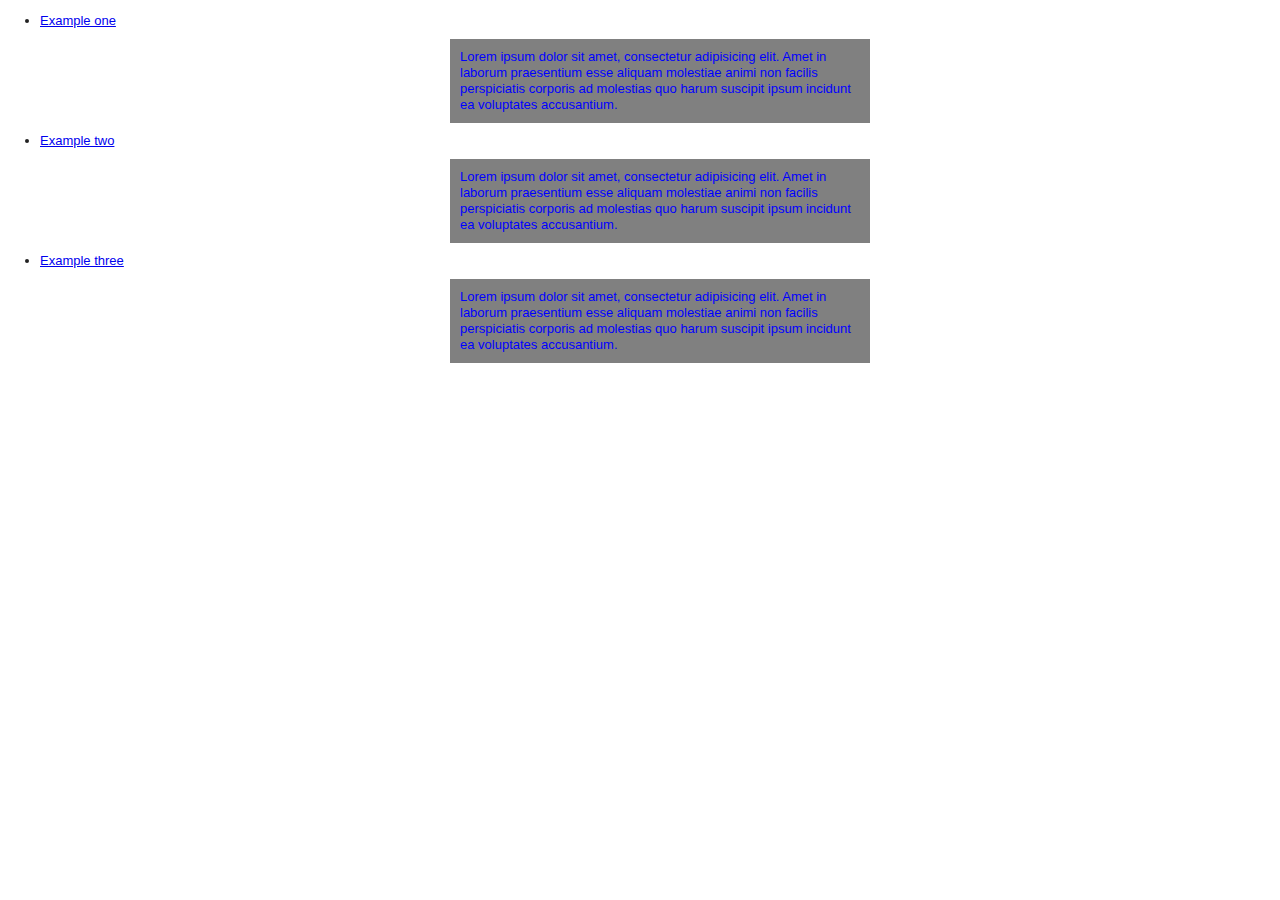
<file: index.html>
<!doctype html>
<html class="no-js" lang="en">
	<head>
		<link rel="stylesheet" href="css/style.css" />
		<!--[if lt IE 9]>
		  <script src="//html5shim.googlecode.com/svn/trunk/html5.js"></script>
		<![endif]-->
	</head>
	<body>
		
		<div id="accordion">
  <ul>
    <li>
      <a href="#one">Example one</a>
      <div id="one" class="accordion">
        Lorem ipsum dolor sit amet, consectetur adipisicing elit. Amet in laborum praesentium esse aliquam molestiae animi non facilis perspiciatis corporis ad molestias quo harum suscipit ipsum incidunt ea voluptates accusantium.
      </div>
    </li>
    <li>
      <a href="#two">Example two</a>
      <div id="two" class="accordion">
        Lorem ipsum dolor sit amet, consectetur adipisicing elit. Amet in laborum praesentium esse aliquam molestiae animi non facilis perspiciatis corporis ad molestias quo harum suscipit ipsum incidunt ea voluptates accusantium.
      </div>
    </li>    
    <li>
      <a href="#three">Example three</a>
      <div id="three" class="accordion">
        Lorem ipsum dolor sit amet, consectetur adipisicing elit. Amet in laborum praesentium esse aliquam molestiae animi non facilis perspiciatis corporis ad molestias quo harum suscipit ipsum incidunt ea voluptates accusantium.
      </div>
    </li>
  </ul>
</div>
	</body>
</html>
</file>
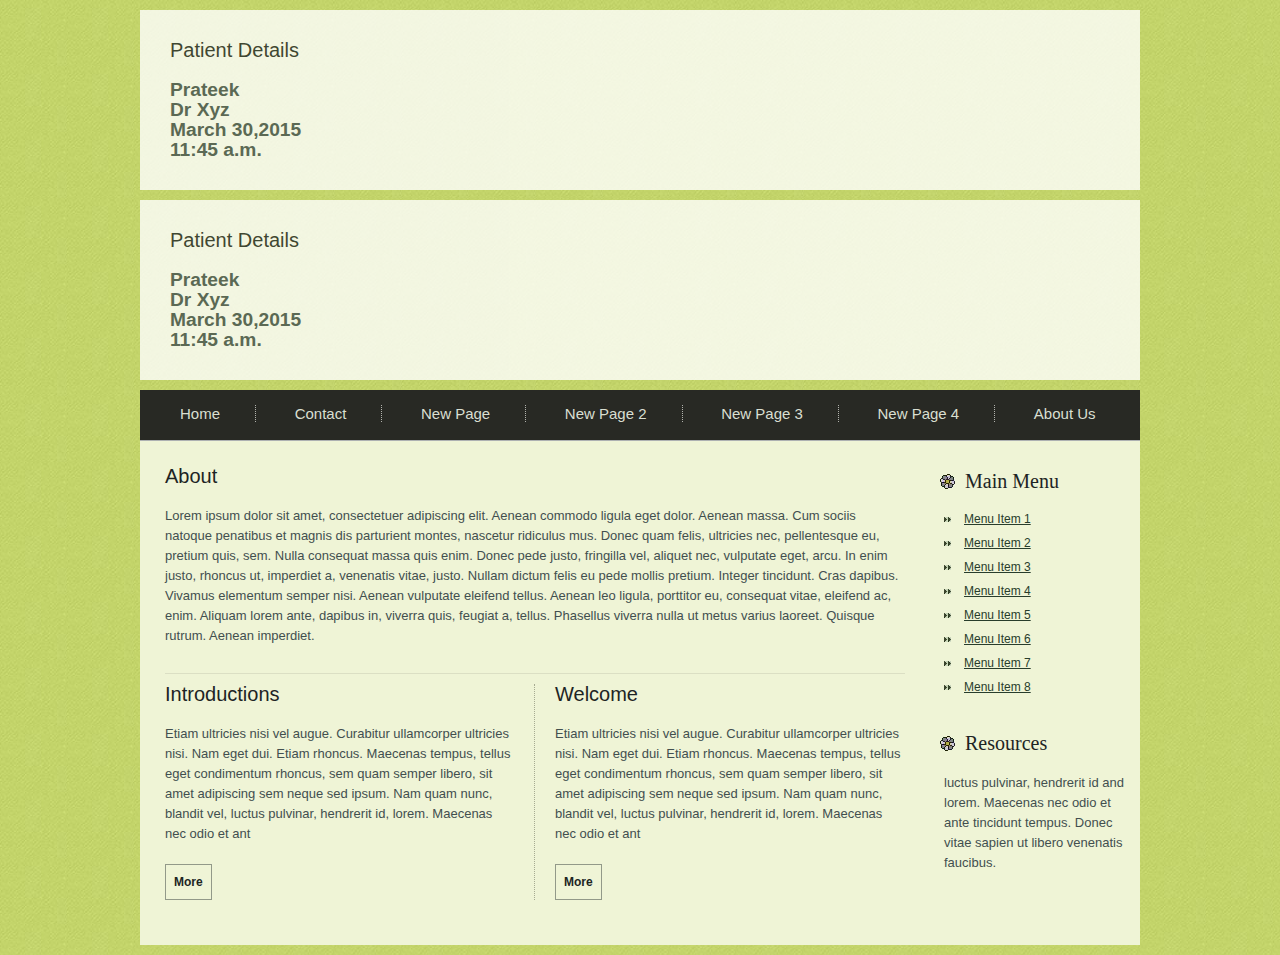
<file: template_14/index.html>
<!DOCTYPE html>
<html>
<head>
<meta charset="UTF-8">
<title>Template 14</title>
<meta name="description" content="A description of your website">
<meta name="keywords" content="keyword1, keyword2, keyword3">
<link href="css/style.css" rel="stylesheet" type="text/css">
</head>
<body>

<div id="wrapper"> 
  
  <div id="header" class=".flex-container">
  
    <div id="patient_basic_info"> 
    <h2>Patient Details</h2>
    <div id="5" class="patient_id"> Prateek </div>
    <div id="doctor_name">Dr Xyz </div>
    <div id="date">March 30,2015</div>
    <div id="time">11:45 a.m.</div>
    <div id="1" class="bookApp_id"></div>

  </div>
    <div id="patient_basic_info"> 
    <h2>Patient Details</h2>
    <div id="5" class="patient_id"> Prateek </div>
    <div id="doctor_name">Dr Xyz </div>
    <div id="date">March 30,2015</div>
    <div id="time">11:45 a.m.</div>
    <div id="1" class="bookApp_id">
    </div>

  

    </div>

	</div>
	
    <div class="navigation">
      <ul>
        <li><a href="#">Home</a></li>
        <li><a href="#">Contact</a></li>
        <li><a href="#">New Page</a></li>
        <li><a href="#">New Page 2</a></li>
        <li><a href="#">New Page 3</a></li>
        <li><a href="#">New Page 4</a></li>
        <li><a href="#">About Us</a></li>
      </ul>
    </div>
    
    <div class="right_side_bar"> 
      
      <div class="col_1">
        <h1>Main Menu</h1>
        <div class="box">
          <ul>
            <li><a href="#">Menu Item 1</a></li>
            <li><a href="#">Menu Item 2</a></li>
            <li><a href="#">Menu Item 3</a></li>
            <li><a href="#">Menu Item 4</a></li>
            <li><a href="#">Menu Item 5</a></li>
            <li><a href="#">Menu Item 6</a></li>
            <li><a href="#">Menu Item 7</a></li>
            <li><a href="#">Menu Item 8</a></li>
          </ul>
        </div>
      </div>
      
      <div class="col_1">
        <h1>Resources</h1>
        <div class="box">
          <p>luctus pulvinar, hendrerit id and lorem. Maecenas nec odio et 
ante tincidunt tempus. Donec vitae sapien ut libero venenatis faucibus. </p>
        </div>
      </div>
      
    </div>
	
	<div id="page_content">
 
    <div class="left_section">
    <div class="common_content">
        <h2>About</h2>
        <p>Lorem ipsum dolor sit amet, consectetuer adipiscing elit. 
Aenean commodo ligula eget dolor. Aenean massa. Cum sociis natoque 
penatibus et magnis dis parturient montes, nascetur ridiculus mus. Donec
 quam felis, ultricies nec, pellentesque eu, pretium quis, sem. Nulla 
consequat massa quis enim. Donec pede justo, fringilla vel, aliquet nec,
 vulputate eget, arcu. In enim justo, rhoncus ut, imperdiet a, venenatis
 vitae, justo. Nullam dictum felis eu pede mollis pretium. Integer 
tincidunt. Cras dapibus. Vivamus elementum semper nisi. Aenean vulputate
 eleifend tellus. Aenean leo ligula, porttitor eu, consequat vitae, 
eleifend ac, enim. Aliquam lorem ante, dapibus in, viverra quis, feugiat
 a, tellus. Phasellus viverra nulla ut metus varius laoreet. Quisque 
rutrum. Aenean imperdiet.</p>
      </div>
      
           <hr>
      <div class="top_content border_none">
        <div class="column_one">
          <h2>Introductions</h2>
          <p>Etiam ultricies nisi vel augue. Curabitur ullamcorper 
ultricies nisi. Nam eget dui. Etiam rhoncus. Maecenas tempus, tellus 
eget condimentum rhoncus, sem quam semper libero, sit amet adipiscing 
sem neque sed ipsum. Nam quam nunc, blandit vel, luctus pulvinar, 
hendrerit id, lorem. Maecenas nec odio et ant</p>
          <br>
          <p><a class="btn" href="#">More</a></p> </div>
        <div class="column_two border_left">
          <h2> Welcome</h2>
          <p>Etiam ultricies nisi vel augue. Curabitur ullamcorper 
ultricies nisi. Nam eget dui. Etiam rhoncus. Maecenas tempus, tellus 
eget condimentum rhoncus, sem quam semper libero, sit amet adipiscing 
sem neque sed ipsum. Nam quam nunc, blandit vel, luctus pulvinar, 
hendrerit id, lorem. Maecenas nec odio et ant</p>
        <br>
        <p><a class="btn" href="#">More</a></p>
        </div>
      </div>
    </div>
    
    <div class="clear"></div>

  

</div>

</body></html>
</file>
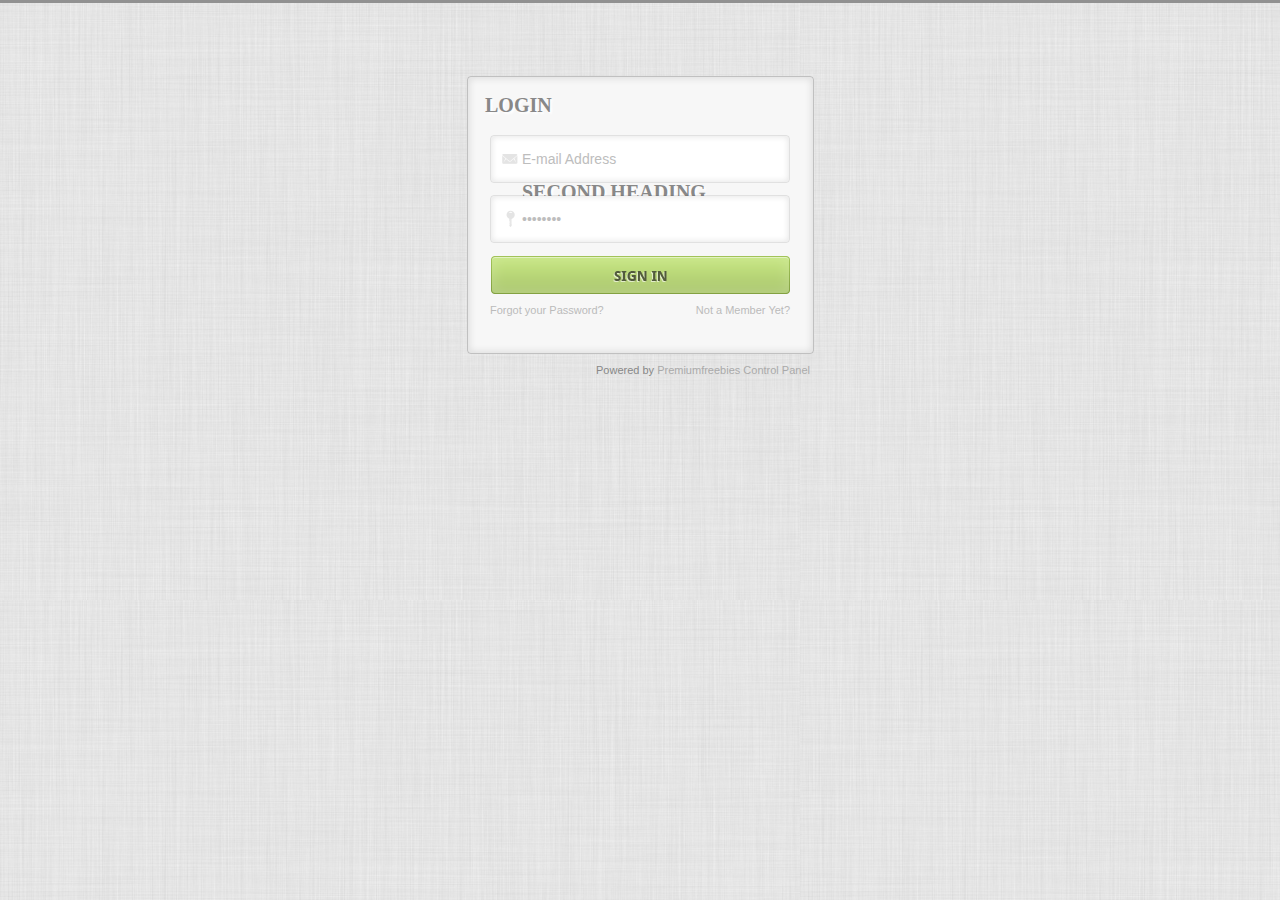
<file: LoginForm/xHTML/index.html>
<!DOCTYPE html PUBLIC "-//W3C//DTD XHTML 1.0 Strict//EN" "http://www.w3.org/TR/xhtml1/DTD/xhtml1-strict.dtd">
<html xmlns="http://www.w3.org/1999/xhtml">
<head>


	<!-- General meta information -->
	<title>Login Form by Oussama Afellad</title>
	<meta name="keywords" content="" />
	<meta name="description" content="" />
	<meta name="robots" content="index, follow" />
	<meta charset="utf-8" />
	<!-- // General meta information -->
	
	
	<!-- Load Javascript -->
	<script type="text/javascript" src="./js/jquery.js"></script>
	<script type="text/javascript" src="./js/jquery.query-2.1.7.js"></script>
	<script type="text/javascript" src="./js/rainbows.js"></script>
	<!-- // Load Javascipt -->

	<!-- Load stylesheets -->
	<link type="text/css" rel="stylesheet" href="css/style.css" media="screen" />
	<!-- // Load stylesheets -->
	
<script>


	$(document).ready(function(){
 
	$("#submit1").hover(
	function() {
	$(this).animate({"opacity": "0"}, "slow");
	},
	function() {
	$(this).animate({"opacity": "1"}, "slow");
	});
 	});


</script>
	
</head>
<body>

	<div id="wrapper">
		<div id="wrappertop"></div>

		<div id="wrappermiddle">

			<h2>Login</h2>

			<div id="username_input">

				<div id="username_inputleft"></div>

				<div id="username_inputmiddle">
				<form>
					<input type="text" name="link" id="url" value="E-mail Address" onclick="this.value = ''">
					<img id="url_user" src="./images/mailicon.png" alt="">
					<h2>Second Heading</h2>
					<input type="text" name="link" id="url" value="E-mail Address" onclick="this.value = ''">
					<img id="url_user" src="./images/mailicon.png" alt="">
					
				</form>
				</div>

				<div id="username_inputright"></div>

			</div>

			<div id="password_input">

				<div id="password_inputleft"></div>

				<div id="password_inputmiddle">
				<form>
					<input type="password" name="link" id="url" value="Password" onclick="this.value = ''">
					<img id="url_password" src="./images/passicon.png" alt="">
				</form>
				</div>

				<div id="password_inputright"></div>

			</div>

			<div id="submit">
				<form>
				<input type="image" src="./images/submit_hover.png" id="submit1" value="Sign In">
				<input type="image" src="./images/submit.png" id="submit2" value="Sign In">
				</form>
			</div>


			<div id="links_left">

			<a href="#">Forgot your Password?</a>

			</div>

			<div id="links_right"><a href="#">Not a Member Yet?</a></div>

		</div>

		<div id="wrapperbottom"></div>
		
		<div id="powered">
		<p>Powered by <a href="http://www.premiumfreebies.eu">Premiumfreebies Control Panel</a></p>
		</div>
	</div>

</body>
</html>
</file>
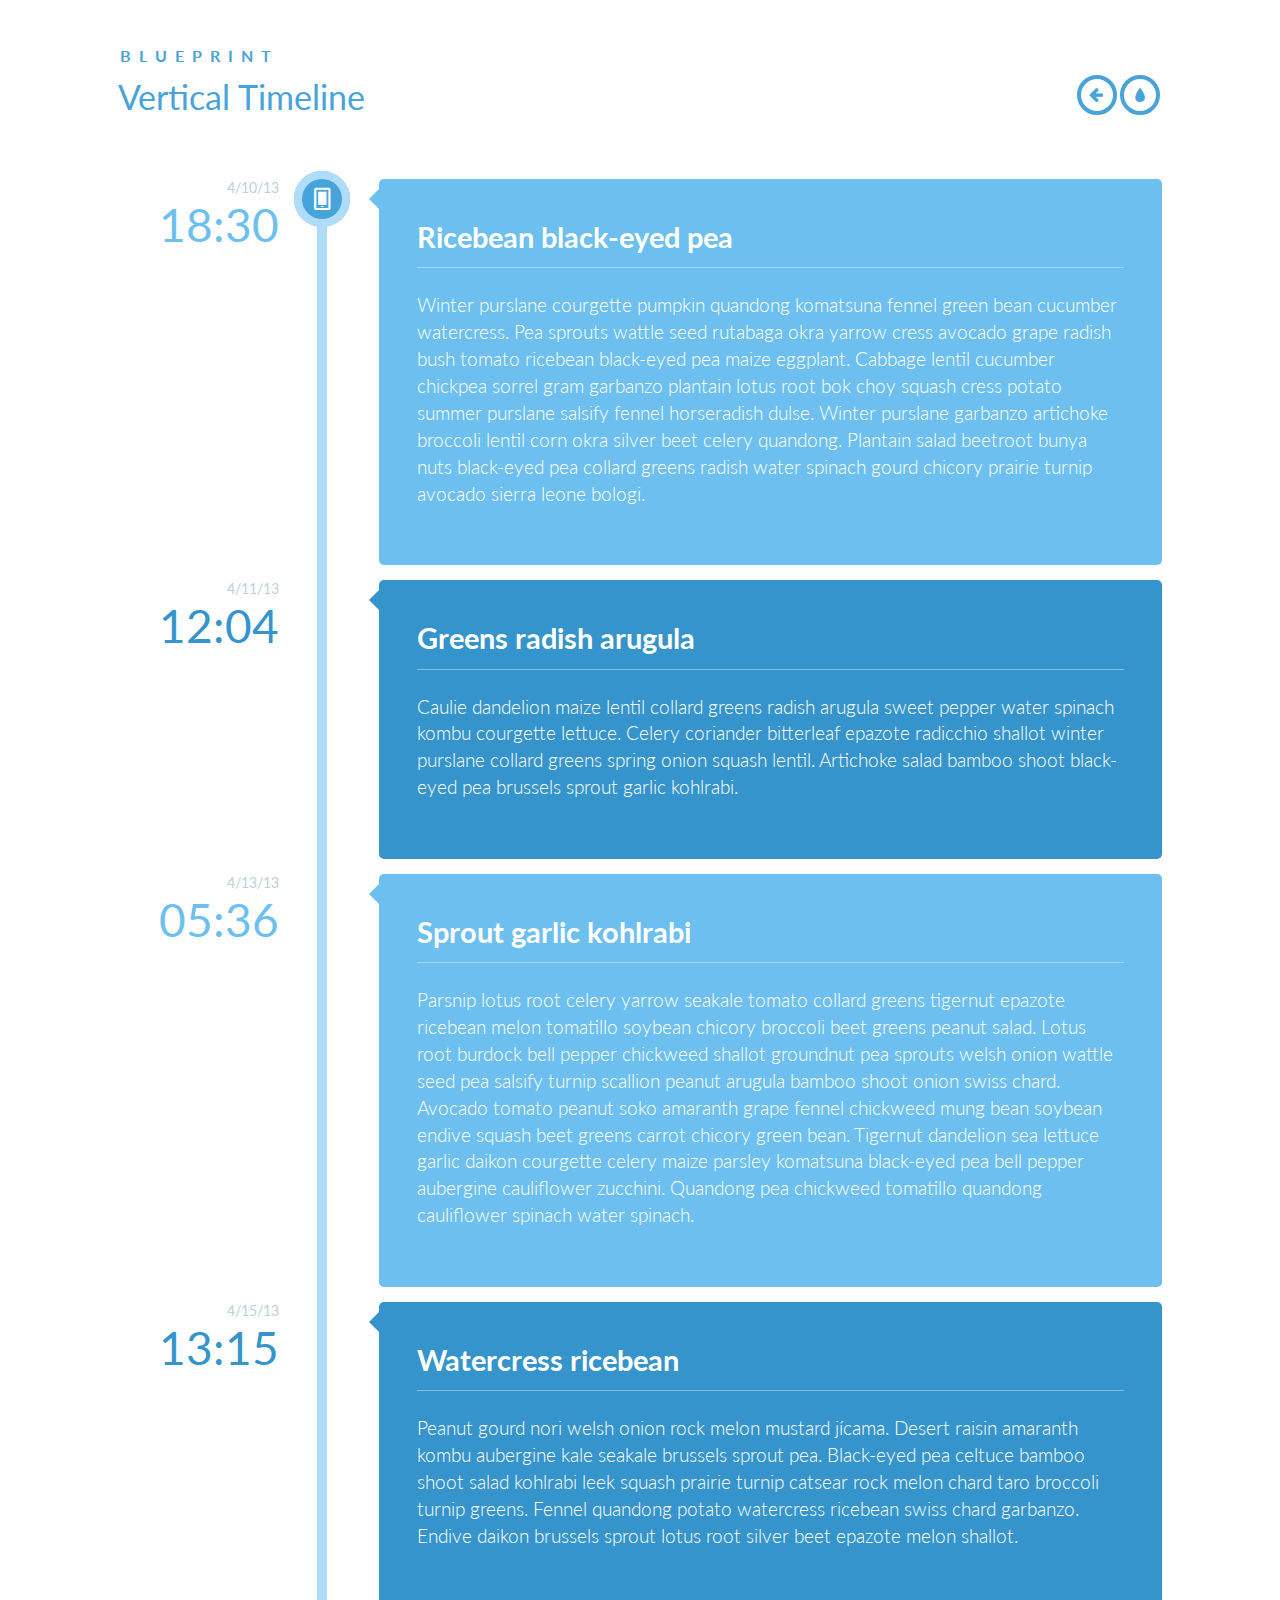
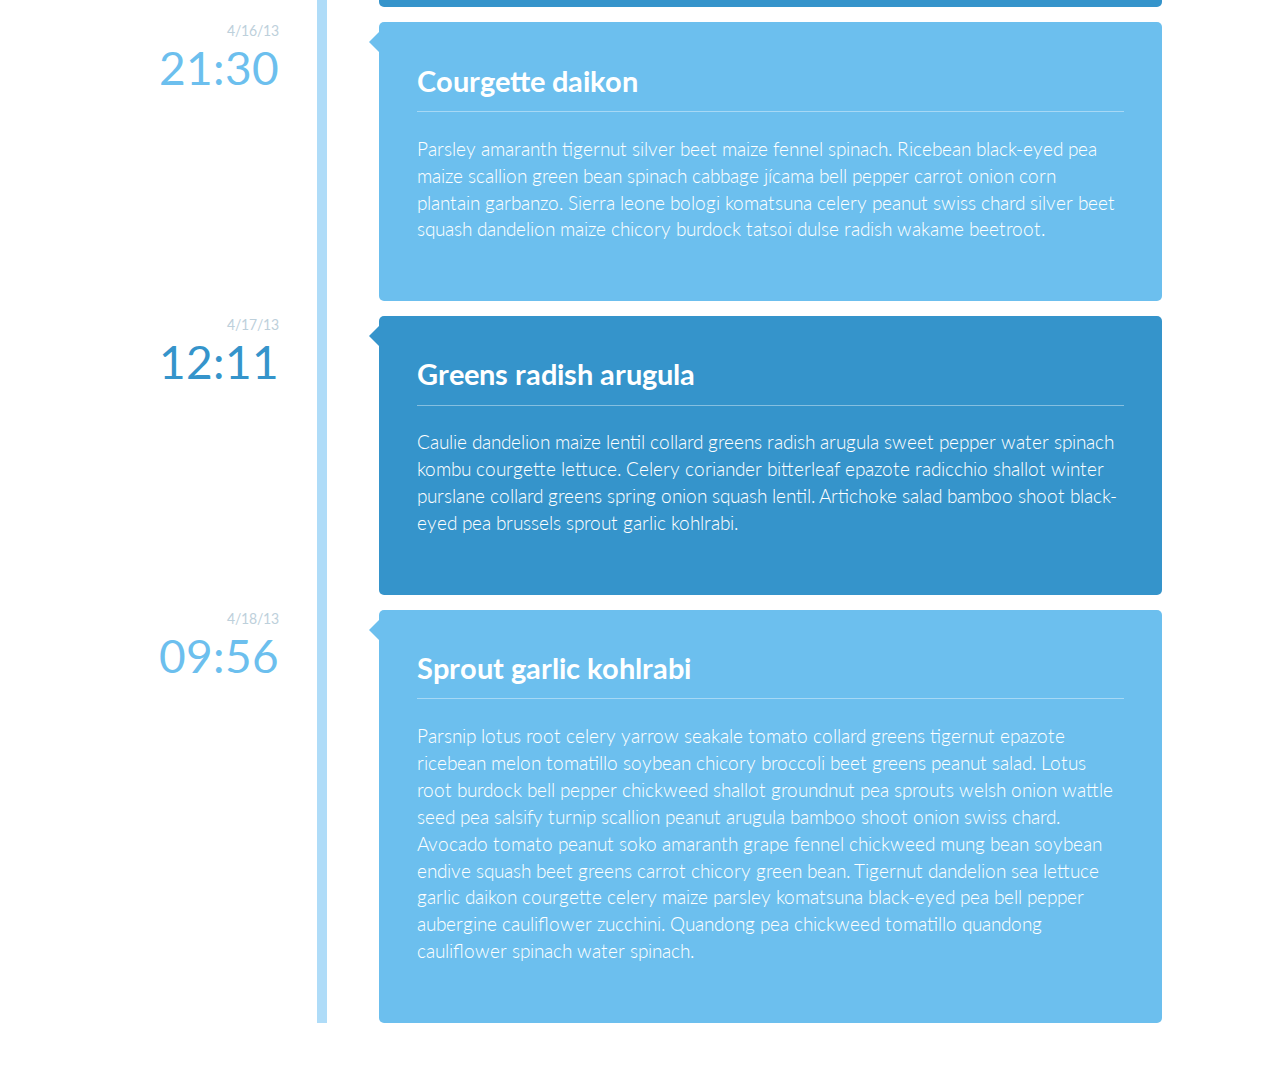
<file: VerticalTimeline/VerticalTimeline/index.html>
<!DOCTYPE html>
<html lang="en" class="no-js">
	<head>
		<meta charset="UTF-8" />
		<meta http-equiv="X-UA-Compatible" content="IE=edge,chrome=1"> 
		<meta name="viewport" content="width=device-width, initial-scale=1.0"> 
		<title>Blueprint: Vertical Timeline</title>
		<meta name="description" content="Blueprint: Vertical Timeline" />
		<meta name="keywords" content="timeline, vertical, layout, style, component, web development, template, responsive" />
		<meta name="author" content="Codrops" />
		<link rel="shortcut icon" href="../favicon.ico">
		<link rel="stylesheet" type="text/css" href="css/default.css" />
		<link rel="stylesheet" type="text/css" href="css/component.css" />
		<script src="js/modernizr.custom.js"></script>
	</head>
	<body>
		<div class="container">
			<header class="clearfix">
				<span>Blueprint</span>
				<h1>Vertical Timeline</h1>
				<nav>
					<a href="http://tympanus.net/Blueprints/ScrollingLayout/" class="icon-arrow-left" data-info="previous Blueprint">Previous Blueprint</a>
					<a href="http://tympanus.net/codrops/?p=14941" class="icon-drop" data-info="back to the Codrops article">back to the Codrops article</a>
				</nav>
			</header>	
			<div class="main">
				<ul class="cbp_tmtimeline">
					<li>
						<time class="cbp_tmtime" datetime="2013-04-10 18:30"><span>4/10/13</span> <span>18:30</span></time>
						<div class="cbp_tmicon cbp_tmicon-phone"></div>
						<div class="cbp_tmlabel">
							<h2>Ricebean black-eyed pea</h2>
							<p>Winter purslane courgette pumpkin quandong komatsuna fennel green bean cucumber watercress. Pea sprouts wattle seed rutabaga okra yarrow cress avocado grape radish bush tomato ricebean black-eyed pea maize eggplant. Cabbage lentil cucumber chickpea sorrel gram garbanzo plantain lotus root bok choy squash cress potato summer purslane salsify fennel horseradish dulse. Winter purslane garbanzo artichoke broccoli lentil corn okra silver beet celery quandong. Plantain salad beetroot bunya nuts black-eyed pea collard greens radish water spinach gourd chicory prairie turnip avocado sierra leone bologi.</p>
						</div>
					</li>
					<li>
						<time class="cbp_tmtime" datetime="2013-04-11T12:04"><span>4/11/13</span> <span>12:04</span></time>
						<div class="cbp_tmicon cbp_tmicon-screen"></div>
						<div class="cbp_tmlabel">
							<h2>Greens radish arugula</h2>
							<p>Caulie dandelion maize lentil collard greens radish arugula sweet pepper water spinach kombu courgette lettuce. Celery coriander bitterleaf epazote radicchio shallot winter purslane collard greens spring onion squash lentil. Artichoke salad bamboo shoot black-eyed pea brussels sprout garlic kohlrabi.</p>
						</div>
					</li>
					<li>
						<time class="cbp_tmtime" datetime="2013-04-13 05:36"><span>4/13/13</span> <span>05:36</span></time>
						<div class="cbp_tmicon cbp_tmicon-mail"></div>
						<div class="cbp_tmlabel">
							<h2>Sprout garlic kohlrabi</h2>
							<p>Parsnip lotus root celery yarrow seakale tomato collard greens tigernut epazote ricebean melon tomatillo soybean chicory broccoli beet greens peanut salad. Lotus root burdock bell pepper chickweed shallot groundnut pea sprouts welsh onion wattle seed pea salsify turnip scallion peanut arugula bamboo shoot onion swiss chard. Avocado tomato peanut soko amaranth grape fennel chickweed mung bean soybean endive squash beet greens carrot chicory green bean. Tigernut dandelion sea lettuce garlic daikon courgette celery maize parsley komatsuna black-eyed pea bell pepper aubergine cauliflower zucchini. Quandong pea chickweed tomatillo quandong cauliflower spinach water spinach.</p>
						</div>
					</li>
					<li>
						<time class="cbp_tmtime" datetime="2013-04-15 13:15"><span>4/15/13</span> <span>13:15</span></time>
						<div class="cbp_tmicon cbp_tmicon-phone"></div>
						<div class="cbp_tmlabel">
							<h2>Watercress ricebean</h2>
							<p>Peanut gourd nori welsh onion rock melon mustard jícama. Desert raisin amaranth kombu aubergine kale seakale brussels sprout pea. Black-eyed pea celtuce bamboo shoot salad kohlrabi leek squash prairie turnip catsear rock melon chard taro broccoli turnip greens. Fennel quandong potato watercress ricebean swiss chard garbanzo. Endive daikon brussels sprout lotus root silver beet epazote melon shallot.</p>
						</div>
					</li>
					<li>
						<time class="cbp_tmtime" datetime="2013-04-16 21:30"><span>4/16/13</span> <span>21:30</span></time>
						<div class="cbp_tmicon cbp_tmicon-earth"></div>
						<div class="cbp_tmlabel">
							<h2>Courgette daikon</h2>
							<p>Parsley amaranth tigernut silver beet maize fennel spinach. Ricebean black-eyed pea maize scallion green bean spinach cabbage jícama bell pepper carrot onion corn plantain garbanzo. Sierra leone bologi komatsuna celery peanut swiss chard silver beet squash dandelion maize chicory burdock tatsoi dulse radish wakame beetroot.</p>
						</div>
					</li>
					<li>
						<time class="cbp_tmtime" datetime="2013-04-17 12:11"><span>4/17/13</span> <span>12:11</span></time>
						<div class="cbp_tmicon cbp_tmicon-screen"></div>
						<div class="cbp_tmlabel">
							<h2>Greens radish arugula</h2>
							<p>Caulie dandelion maize lentil collard greens radish arugula sweet pepper water spinach kombu courgette lettuce. Celery coriander bitterleaf epazote radicchio shallot winter purslane collard greens spring onion squash lentil. Artichoke salad bamboo shoot black-eyed pea brussels sprout garlic kohlrabi.</p>
						</div>
					</li>
					<li>
						<time class="cbp_tmtime" datetime="2013-04-18 09:56"><span>4/18/13</span> <span>09:56</span></time>
						<div class="cbp_tmicon cbp_tmicon-phone"></div>
						<div class="cbp_tmlabel">
							<h2>Sprout garlic kohlrabi</h2>
							<p>Parsnip lotus root celery yarrow seakale tomato collard greens tigernut epazote ricebean melon tomatillo soybean chicory broccoli beet greens peanut salad. Lotus root burdock bell pepper chickweed shallot groundnut pea sprouts welsh onion wattle seed pea salsify turnip scallion peanut arugula bamboo shoot onion swiss chard. Avocado tomato peanut soko amaranth grape fennel chickweed mung bean soybean endive squash beet greens carrot chicory green bean. Tigernut dandelion sea lettuce garlic daikon courgette celery maize parsley komatsuna black-eyed pea bell pepper aubergine cauliflower zucchini. Quandong pea chickweed tomatillo quandong cauliflower spinach water spinach.</p>
						</div>
					</li>
				</ul>
			</div>
		</div>
	</body>
</html>
</file>
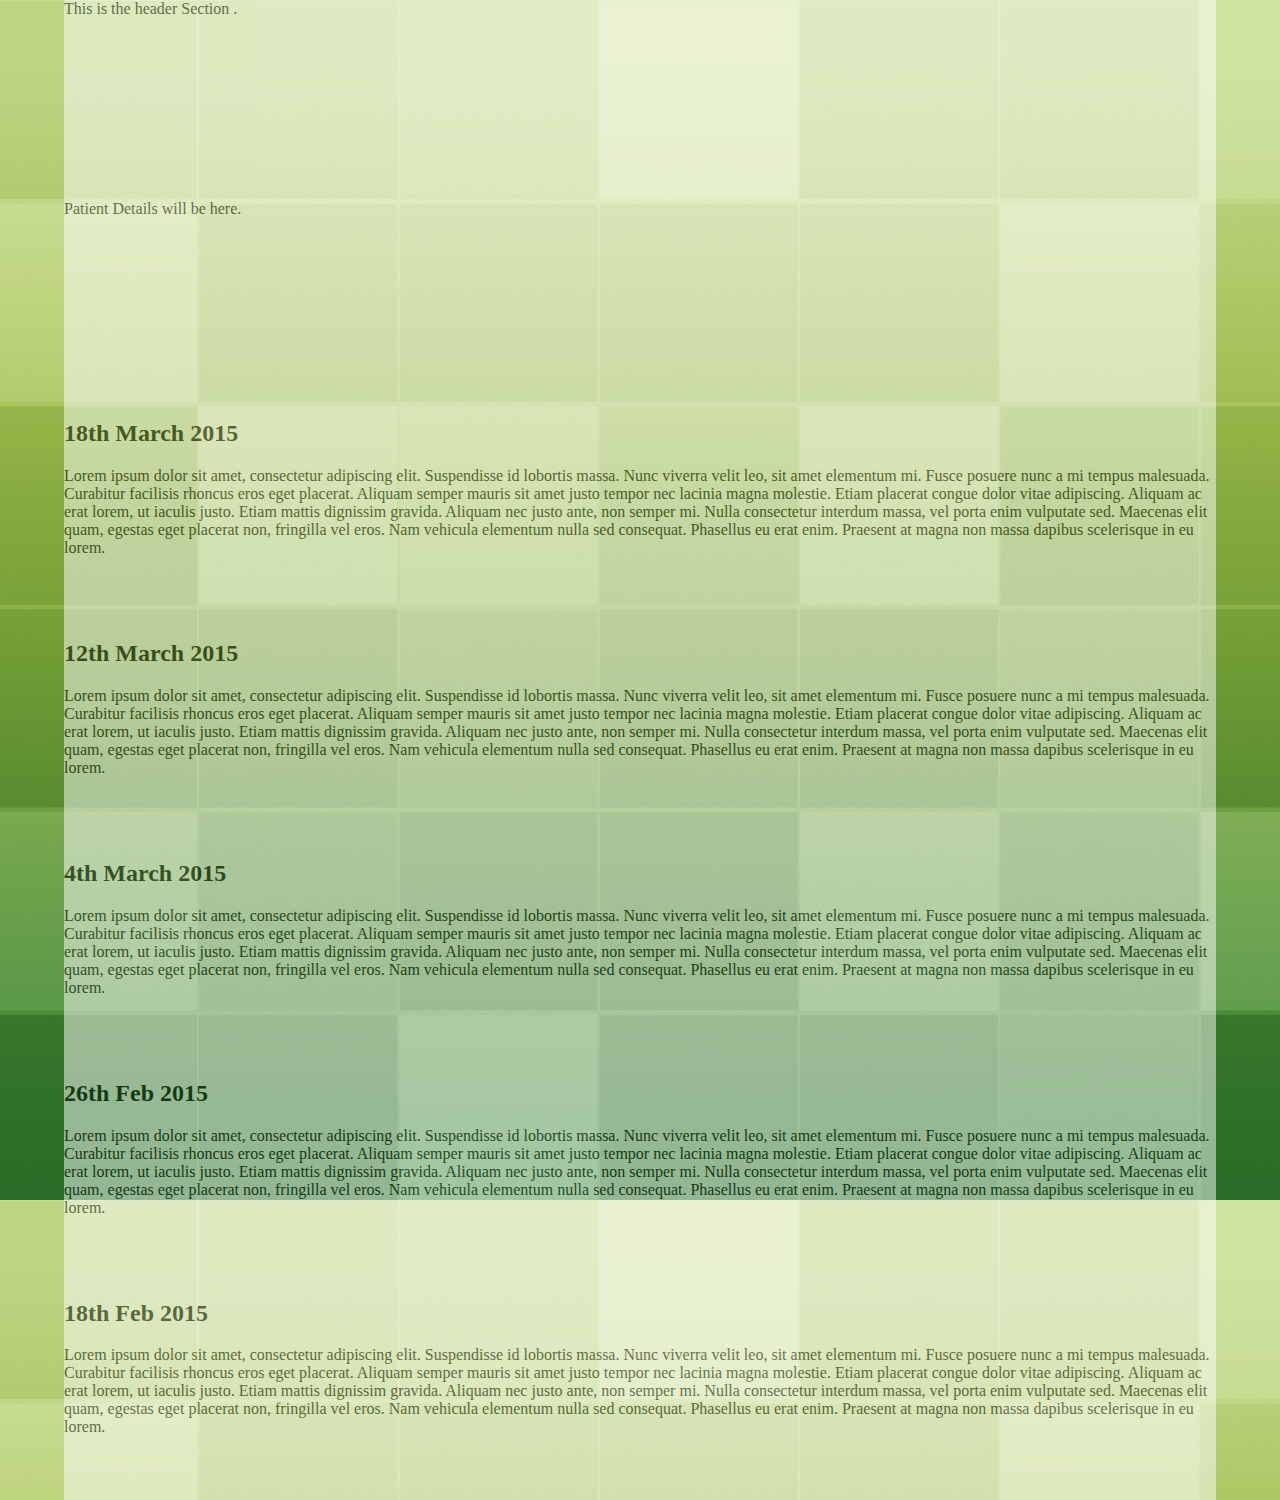
<file: main.html>
<!DOCTYPE html>
<html>
<head>
	<title>Patient Diagnosis</title>
	<link rel="stylesheet" href="index.css">
</head>
<body>
	<section id ="header">
	This is the header Section .
	</section>
	<section id ="patient_profile">
	Patient Details will be here.	
	</section>
	<div id = "main">
			
	<div class="accordion vertical">
		<section>
	        <h2>18th March 2015 </h2>
	        <p>Lorem ipsum dolor sit amet, consectetur adipiscing elit. Suspendisse id lobortis massa. Nunc viverra velit leo, sit amet elementum mi. Fusce posuere nunc a mi tempus malesuada. Curabitur facilisis rhoncus eros eget placerat. Aliquam semper mauris sit amet justo tempor nec lacinia magna molestie. Etiam placerat congue dolor vitae adipiscing. Aliquam ac erat lorem, ut iaculis justo. Etiam mattis dignissim gravida. Aliquam nec justo ante, non semper mi. Nulla consectetur interdum massa, vel porta enim vulputate sed. Maecenas elit quam, egestas eget placerat non, fringilla vel eros. Nam vehicula elementum nulla sed consequat. Phasellus eu erat enim. Praesent at magna non massa dapibus scelerisque in eu lorem.</p>
	    </section>
	 
	    <section>
	        <h2>12th March 2015 </h2>
	        <p>Lorem ipsum dolor sit amet, consectetur adipiscing elit. Suspendisse id lobortis massa. Nunc viverra velit leo, sit amet elementum mi. Fusce posuere nunc a mi tempus malesuada. Curabitur facilisis rhoncus eros eget placerat. Aliquam semper mauris sit amet justo tempor nec lacinia magna molestie. Etiam placerat congue dolor vitae adipiscing. Aliquam ac erat lorem, ut iaculis justo. Etiam mattis dignissim gravida. Aliquam nec justo ante, non semper mi. Nulla consectetur interdum massa, vel porta enim vulputate sed. Maecenas elit quam, egestas eget placerat non, fringilla vel eros. Nam vehicula elementum nulla sed consequat. Phasellus eu erat enim. Praesent at magna non massa dapibus scelerisque in eu lorem.</p>
	    </section>
	 
	    <section>
	        <h2>4th March 2015 </h2>
	        <p>Lorem ipsum dolor sit amet, consectetur adipiscing elit. Suspendisse id lobortis massa. Nunc viverra velit leo, sit amet elementum mi. Fusce posuere nunc a mi tempus malesuada. Curabitur facilisis rhoncus eros eget placerat. Aliquam semper mauris sit amet justo tempor nec lacinia magna molestie. Etiam placerat congue dolor vitae adipiscing. Aliquam ac erat lorem, ut iaculis justo. Etiam mattis dignissim gravida. Aliquam nec justo ante, non semper mi. Nulla consectetur interdum massa, vel porta enim vulputate sed. Maecenas elit quam, egestas eget placerat non, fringilla vel eros. Nam vehicula elementum nulla sed consequat. Phasellus eu erat enim. Praesent at magna non massa dapibus scelerisque in eu lorem.</p>
	    </section>
	 
	    <section>
	        <h2>26th Feb 2015 </h2>
	        <p>Lorem ipsum dolor sit amet, consectetur adipiscing elit. Suspendisse id lobortis massa. Nunc viverra velit leo, sit amet elementum mi. Fusce posuere nunc a mi tempus malesuada. Curabitur facilisis rhoncus eros eget placerat. Aliquam semper mauris sit amet justo tempor nec lacinia magna molestie. Etiam placerat congue dolor vitae adipiscing. Aliquam ac erat lorem, ut iaculis justo. Etiam mattis dignissim gravida. Aliquam nec justo ante, non semper mi. Nulla consectetur interdum massa, vel porta enim vulputate sed. Maecenas elit quam, egestas eget placerat non, fringilla vel eros. Nam vehicula elementum nulla sed consequat. Phasellus eu erat enim. Praesent at magna non massa dapibus scelerisque in eu lorem.</p>
	    </section>
	 
	    <section>
	        <h2>18th Feb 2015 </h2>
	        <p>Lorem ipsum dolor sit amet, consectetur adipiscing elit. Suspendisse id lobortis massa. Nunc viverra velit leo, sit amet elementum mi. Fusce posuere nunc a mi tempus malesuada. Curabitur facilisis rhoncus eros eget placerat. Aliquam semper mauris sit amet justo tempor nec lacinia magna molestie. Etiam placerat congue dolor vitae adipiscing. Aliquam ac erat lorem, ut iaculis justo. Etiam mattis dignissim gravida. Aliquam nec justo ante, non semper mi. Nulla consectetur interdum massa, vel porta enim vulputate sed. Maecenas elit quam, egestas eget placerat non, fringilla vel eros. Nam vehicula elementum nulla sed consequat. Phasellus eu erat enim. Praesent at magna non massa dapibus scelerisque in eu lorem.</p>
	    </section>
	</div>

	</div>
</body>
</html>
</file>
<file: css/style.css>
/**
 * 	CSS3 Only Horizontal and Vertical Accordion
 * 	Author: Paul Underwood for Hongkiat.com
 *  Website: www.paulund.co.uk
 *  Date: 27/11/11
 *  Version: 1.0
 */

 
article, aside, details, figcaption, figure, footer, header, hgroup, nav, section { display: block; }
audio, canvas, video { display: inline-block; *display: inline; *zoom: 1; }
audio:not([controls]) { display: none; }
[hidden] { display: none; }
html { font-size: 100%; overflow-y: scroll; -webkit-text-size-adjust: 100%; -ms-text-size-adjust: 100%; }
body { margin: 0; font-size: 13px; line-height: 1.231; }
body, button, input, select, textarea { font-family: sans-serif; color: #222; }

/*Define Accordion box*/
.accordion { width:400px; overflow:hidden; margin:10px auto; color:blue; background:gray; padding:10px; }

/*General Accordion****************************************************************************/
/*Set style of open slide*/
.accordion section:target { background:#FFF; padding:10px;}
.accordion section:target:hover { background:#FFF; }
.accordion section:target h2 {width:100%;}
.accordion section:target h2 a{ color:#333; padding:0;}
.accordion section:target p {display:block;}
.accordion section h2 a{padding:8px 10px;display:block; font-size:16px; font-weight:normal;color:#eee; text-decoration:none; }

/*set style of closed slide*/
.accordion section{ float:left;	overflow:hidden; color:#333; cursor:pointer; background: #333; margin:3px; }
.accordion section:hover {background:#444;}
.accordion section p { display:none; }
.accordion section:after{position:relative;font-size:24px;color:#000;font-weight:bold;}
.accordion section:nth-child(1):after{content:'1';}
.accordion section:nth-child(2):after{content:'2';}
.accordion section:nth-child(3):after{content:'3';}
.accordion section:nth-child(4):after{content:'4';}
.accordion section:nth-child(5):after{content:'5';}
/*End General Accordion****************************************************************************/

/*Horizontal Accordion *********************************************************************/
.horizontal section{ width:5%; height:250px; 
	-moz-transition:width 0.2s ease-out; 
	-webkit-transition:width 0.2s ease-out;
  	-o-transition:width 0.2s ease-out;
	-ms-transition:width 0.2s ease-out;
  	transition:width 0.2s ease-out;
}

/*Position the number of the slide*/
.horizontal section:after{top:140px;left:15px;}

/*Header of closed slide*/
.horizontal section h2 { 
	-webkit-transform:rotate(90deg);
	-moz-transform:rotate(90deg);
	-o-transform: rotate(90deg);
	-ms-transform: rotate(90deg);
	transform: rotate(90deg);
	width:240px; position:relative; left:-100px; top:85px;
} 

/*On mouse over open slide*/
.horizontal :target{ width:73%;height:230px; }
.horizontal :target h2{ top:0px;left:0;
	-webkit-transform:rotate(0deg);
	-moz-transform:rotate(0deg);
	-o-transform: rotate(0deg);
	-ms-transform: rotate(0deg);
	transform: rotate(0deg); 
}
/*End Horizontal Accordion *********************************************************************/

/*Vertical Accordion *************************************************************************/
.vertical section{ width:100%; height:40px;
	-webkit-transition:height 0.2s ease-out;
	-moz-transition:height 0.2s ease-out;
  	-o-transition:height 0.2s ease-out;
	-ms-transition:height 0.2s ease-out;
  	transition:height 0.2s ease-out;
}
/*Set height of the slide*/
.vertical :target{ height:250px; width:97%; }

.vertical section h2 { position:relative; left:0; top:-15px; }

/*Set position of the number on the slide*/
.vertical section:after{ top:-60px;left:810px;}
.vertical section:target:after{ left:-9999px;}
</file>
<file: template_14/css/style.css>
.flex-container{
	display: flex;
}
#patient_basic_info{
	background-color: white;
	margin-bottom:10px;
	padding:30px;
	border-radius:30px solid green;
	opacity: 0.8;
	font-weight: bold;
	font-size: 1.2rem;
}

/* General Reset */
html, body, div, span, applet, object, iframe, h1, h2, h3, h4, h5, h6, p, blockquote, pre, a, abbr, acronym, address, big, cite, code, del, dfn, em, font, img, ins, kbd, q, s, samp, small, strike, strong, sub, sup, tt, var, b, u, i, center, dl, dt, dd, ol, ul, li, fieldset, form, label, legend, table, caption, tbody, tfoot, thead, tr, th, td, hr, button {
	margin:0;
	padding:0;
	border:0;
	outline:0;
	font-size:100%;
	vertical-align:baseline;
	background:none;
}

ol, ul {
	list-style-type:none;
}

h1, h2, h3, h4, h5, h6, li {
	line-height:100%;
}

blockquote, q {
	quotes:none;
}

q:before, q:after {
	content:"";
}

table {
	border-collapse:collapse;
	border-spacing:0;
}

input, textarea, select {
	font:12px Arial, Helvetica, sans-serif;
	vertical-align:middle;
	padding:0;
	margin:0;
}

textarea {
	overflow:auto;
	resize:none;
}

body {
	margin:0px;
	padding:0px;
	font-size:13px;
	line-height:20px;
	color:#424f4f;
	font-family:Arial, Helvetica, sans-serif;
	background:url(../images/body_bg.jpg) repeat;
}

h1, h2, h3, h4, h5, h6 {
	font-weight:normal;
}

h1 {
	font-size:33px;
	color:#1d2424;
	margin-bottom:20px;
}

h2 {
	font-size:20px;
	color:#1d2424;
	margin-bottom:20px;
}

h3 {
	font-size:18px;
	color:#1d2424;
	margin-bottom:20px;
}

h4 {
	font-size:16px;
	color:#1d2424;
	margin-bottom:15px;
}

h5 {
	font-size:14px;
	color:#1d2424;
	margin-bottom:10px;
}

h6 {
	font-size:12px;
	color:#1d2424;
	margin-bottom:10px;
}

	/*  links
	******************************/
	a {color: #4A5417;text-decoration: underline;}
	a:hover {color: #4A5417;text-decoration: none;}

	/*  superscript and subscript
	******************************/
	sup, sub {vertical-align: baseline;position: relative;top: -0.4em;}
	sub { top: 0.4em; }
	
	/*  lists
	******************************/
	ul, ol {padding:0;margin:0;}
	ul li {list-style-type:disc;}
	ol li {list-style-type:decimal;}
	ul li,
	ol li {font-size: 12px; line-height: 16px;margin: 0 0 10px 15px;}

	/*  tables
	******************************/
	table,th,td {border:1px solid #BBBBBB;}
	th {padding:3px; font-weight:bold;color:#344b3b;}
	tr {margin:0 0 5px 0;padding:3px;}
	td {padding:5px;margin:0 1px;}
	
	/*  horizontal lines
	******************************/
	hr {border-bottom: 1px solid #dbdfc4;margin:5px 0;padding:0;height:2px;width:100%; margin-bottom:10px;}

.clear {
	clear:both;
}

.left {
	float:left;
}

.right {
	float:right;
}

.copyright {
	border: 0px;
	height: 1px;
	width: 1px;
}

#wrapper {
	width:1000px;
	margin:0 auto;
	padding:10px 0 10px 0;
}

/*----start header----*/
#header {
	padding:0px;
}

#header .banner_img{
	background:url(../images/header.jpg) no-repeat left top;
	height:195px;
	padding:90px 95px 0 95px;
}

#header h1{
	font-size:32px;
	font-family:Georgia, "Times New Roman", Times, serif;
	color:#3c0721;
	font-weight:bold;
	margin:0px;
	padding:0px 0px 10px;
}

#header h1 a {
	color:#3c0721;
	text-decoration: none;
}

#header h1 a:hover {
	text-decoration: none;
}

#header p{
	font-size:16px;
	margin-left:1px;
	color:#3c0721;
}

.navigation{
	border-bottom:#adb1b2 solid 1px;
	padding:15px 5px;
	background: #282924;
}

.navigation ul{
	margin:0px;
	padding:0px;
}

.navigation ul li{
	margin:0px;
	padding:0px 35px;
	display:inline;
	font-size:15px;
	list-style-type:none;
	border-right:#b2b3ad dotted 1px;
}

.navigation ul li a{
	color:#d9dfd1;
	text-decoration:none;
}

.navigation ul li a:hover{
	color:#ffffff;
}

.navigation ul li:last-child {
	border-right:none;
}
/*----end header----*/


/*----start page content----*/
#page_content{
	background-color:#eff4d6;
	padding:10px;
}

#page_content .left_section{
	padding:15px;
	width:740px;
	float:left;
}

#page_content .left_section .top_content{
	padding:0 0 15px 0;
	border-bottom:#dbdfc4 solid 1px;
	margin-bottom:20px;
}

#page_content .left_section .top_content .column_one{
	width:350px;
	float:left;
	margin-bottom:20px;
}

#page_content .left_section .top_content .column_two{
	width:350px;
	float:right;
	margin-bottom:20px;
}

a.btn{
	color:#20251f;
	font-size:12px;
	text-decoration:none;
	padding:7px 8px 7px 8px;
	font-weight:bold;
	display:inline-block;
	border:#929989 solid 1px;
}

a.btn:hover{
	text-decoration:underline;
}

.common_content{
	padding:0 0 20px 0;
}

.border_none{
	border:none!important;
	margin:0px!important;
}

.right_side_bar{
	width:200px;
	margin-top:10px;
	float:right;
}

.right_side_bar h1{
	font-size:20px;
	padding:0 0 0 25px;
	font-family:Georgia, "Times New Roman", Times, serif;
	margin-bottom:10px;
	background:url(../images/star.png) no-repeat left center;
}

.right_side_bar .col_1{
	padding:20px 0 0 0;
}

.right_side_bar .col_1 .box{
	padding:10px 4px;
}

.right_side_bar .col_1 .box ul{
	margin:0px;
	padding:0px;
}

.right_side_bar .col_1 .box ul li{
	margin:0px 0px 8px;
	padding:0px 0px 0px 20px;
	font-size:12px;
	list-style-type:none;
	background:url(../images/li.png) no-repeat left center;
}

.right_side_bar .col_1 .box ul li a{
	color:#283d2c;
	text-decoration:underline;
}

.right_side_bar .col_1 .box ul li a:hover{
	color:#283d2c;
	text-decoration:none;
}

.border_left{
	border-left:#a6aa91 dotted 1px;
	padding-left:20px;

}
/*----end page content----*/


/*----start footer content----*/
#footer{
	clear:both;
	padding:20px 0 20px 0;
	height:20px;
	text-align:center;
	font-family:Verdana, Geneva, sans-serif;
	font-size:12px;
	line-height:20px;
	background-color:#eff4d6;
}

/*----end footer content----*/
</file>
<file: index.css>
html{
	background-image: url("greenbg.jpg");
}
body{
	margin: auto 5%;
	background-color: white;
	opacity: 0.5;
}
section{
	height: 200px;
}
</file>
<file: LoginForm/xHTML/css/style.css>
/* Stylesheet / CSS */

/* CSS Reset - Do not edit this line */ 
html {margin:0;padding:0;border:0;}body, div, span, object, iframe, h1, h2, h3, h4, h5, h6, p, blockquote, pre, a, abbr, acronym, address, code, del, dfn, em, img, q, dl, dt, dd, ol, ul, li, fieldset, form, label, legend, table, caption, tbody, tfoot, thead, tr, th, td, article, aside, dialog, figure, footer, header, hgroup, nav, section {margin:0;padding:0;border:0;font-weight:inherit;font-style:inherit;font-size:100%;font-family:inherit;vertical-align:baseline;}article, aside, dialog, figure, footer, header, hgroup, nav, section {display:block;}body {line-height:1.5;background:white;}table {border-collapse:separate;border-spacing:0;}caption, th, td {text-align:left;font-weight:normal;float:none !important;}table, th, td {vertical-align:middle;}blockquote:before, blockquote:after, q:before, q:after {content:'';}blockquote, q {quotes:"" "";}a img {border:none;}:focus {outline:0;}


/* General Styles
----------------------------------------------------------------------------------------------------*/
html {
	min-height: 100%;
}
body {
	height: 100%;
	position: relative;
	font-family: Arial, Helvetica, sans-serif;
	color: #888;
	font-size: 13px;
	line-height: 20px;
	min-width: 998px;
	border-top:3px solid #919191;
	background:url(../images/BG.jpg) repeat;
}
#wrapper {	
	padding: 70px 0 0 0px;
	height: 100%;
}
#wrapper {
	width: 350px;
	margin:auto;
	position: relative;
}

#wrappertop {
	background:url(../images/wrapper_top.png) no-repeat;
	height:22px;
}

#wrappermiddle {
	background:url(../images/wrapper_middle.png) repeat-y;
	height:240px;
}

#wrapperbottom {
	background:url(../images/wrapper_bottom.png) no-repeat;
	height:22px;
}

#wrapper h2 {
	margin-left:20px;
	font-size:20px;
	font-weight:bold;
	font-family:Myriad Pro;
	text-transform:uppercase;
	position:absolute;
	text-shadow: #fff 2px 2px 2px;
}

#username_input {
	margin-left:25px;
	position:absolute;
	width:300;
	height:50px;
	margin-top:40px;
}

#username_inputleft {
	float:left;
	background:url(../images/input_left.png) no-repeat;
	width:12px;
	height:50px;
}

#username_inputmiddle {
	float:left;
	background:url(../images/input_middle.png) repeat-x;
	width:276px;
	height:50px;
}

#username_inputright {
	float:left;
	background:url(../images/input_right.png) no-repeat;
	width:12px;
	height:50px;
}

#url{
	display:block;
	width:276px;
	height:45px;
	background:transparent;
	border:0;
	color:#bdbdbd;
	font-family:helvetica, sans-serif;
	font-size:14px;
	padding-left:20px;
}

#url_user {
	position:absolute;
	display:block;
	margin-top:-28px;
	float:left;
	padding-right:10px;
}

#password_input {
	margin-left:25px;
	position:absolute;
	width:300;
	height:50px;
	margin-top:100px;
}

#password_inputleft {
	float:left;
	background:url(../images/input_left.png) no-repeat;
	width:12px;
	height:50px;
}

#password_inputmiddle {
	float:left;
	background:url(../images/input_middle.png) repeat-x;
	width:276px;
	height:50px;
}

#password_inputright {
	float:left;
	background:url(../images/input_right.png) no-repeat;
	width:12px;
	height:50px;
}

#url_password {
	display:block;
	position:absolute;
	margin-top:-32px;
	float:left;
	margin-left:4px;
}

#submit{
	float:left;
	position:relative;
	padding:0;
	margin-top:160px;
	margin-left:25px;
	width:300px;
	height:40px;
	border:0;
}

#submit1 {
	position:absolute;
	z-index: 10;
	border:0;
}

#submit2 {
	position:absolute;
	margin-top:0px;
	border:0;
}

#links_left{
	float:left;
	position:relative;
	padding-top:5px;
	margin-left:25px;
}

#links_left a{
	color:#bbb;
	font-size:11px;
	text-decoration:none;
	transition: color 0.5s linear;
	-moz-transition: color 0.5s linear;
	-webkit-transition: color 0.5s linear;
	-o-transition: color 0.5s linear;
}

#links_left a:hover{
	color:#292929;
}

#links_right{
	float:right;
	position:relative;
	padding-top:5px;
	margin-right:25px;
}

#links_right a{
	color:#bbb;
	font-size:11px;
	text-decoration:none;
	transition: color 0.5s linear;
	-moz-transition: color 0.5s linear;
	-webkit-transition: color 0.5s linear;
	-o-transition: color 0.5s linear;
}

#links_right a:hover{
	color:#292929;
}

#powered{
	float:right;
	position:relative;
	padding-top:3px;
	margin-right:5px;
	font-size:11px;
}

#powered a{
	color:#aaa;
	font-size:11px;
	text-decoration:none;
	transition: color 0.5s linear;
	-moz-transition: color 0.5s linear;
	-webkit-transition: color 0.5s linear;
	-o-transition: color 0.5s linear;
}

#powered a:hover{
	color:#292929;
}
</file>
<file: VerticalTimeline/VerticalTimeline/css/default.css>
/* General Blueprint Style */
@import url(http://fonts.googleapis.com/css?family=Lato:300,400,700);
@font-face {
	font-family: 'fontawesome';
	src:url('../fonts/fontawesome.eot');
	src:url('../fonts/fontawesome.eot?#iefix') format('embedded-opentype'),
		url('../fonts/fontawesome.svg#fontawesome') format('svg'),
		url('../fonts/fontawesome.woff') format('woff'),
		url('../fonts/fontawesome.ttf') format('truetype');
	font-weight: normal;
	font-style: normal;
}

*, *:after, *:before { -webkit-box-sizing: border-box; -moz-box-sizing: border-box; box-sizing: border-box; }
body, html { font-size: 100%; padding: 0; margin: 0;}

/* Clearfix hack by Nicolas Gallagher: http://nicolasgallagher.com/micro-clearfix-hack/ */
.clearfix:before, .clearfix:after { content: " "; display: table; }
.clearfix:after { clear: both; }

body {
    font-family: 'Lato', Calibri, Arial, sans-serif;
    color: #47a3da;
}

a {
	color: #f0f0f0;
	text-decoration: none;
}

a:hover {
	color: #000;
}

.main,
.container > header {
	width: 95%;
	max-width: 69em;
	margin: 0 auto;
	padding: 0 1.875em 3.125em;
}

.container > header {
	padding: 2.875em 1.875em 1.875em;
}

.container > header h1 {
	font-size: 2.125em;
	line-height: 1.3;
	margin: 0;
	float: left;
	font-weight: 400;
}

.container > header span {
	display: block;
	font-weight: 700;
	text-transform: uppercase;
	letter-spacing: 0.5em;
	padding: 0 0 0.6em 0.1em;
}

.container > header nav {
	float: right;
}

.container > header nav a {
	display: block;
	float: left;
	position: relative;
	width: 2.5em;
	height: 2.5em;
	background: #fff;
	border-radius: 50%;
	color: transparent;
	margin: 0 0.1em;
	border: 4px solid #47a3da;
	text-indent: -8000px;
}

.container > header nav a:after {
	content: attr(data-info);
	color: #47a3da;
	position: absolute;
	width: 600%;
	top: 120%;
	text-align: right;
	right: 0;
	opacity: 0;
	pointer-events: none;
}

.container > header nav a:hover:after {
	opacity: 1;
}

.container > header nav a:hover {
	background: #47a3da;
}

.icon-drop:before, 
.icon-arrow-left:before {
	font-family: 'fontawesome';
	position: absolute;
	top: 0;
	width: 100%;
	height: 100%;
	speak: none;
	font-style: normal;
	font-weight: normal;
	line-height: 2;
	text-align: center;
	color: #47a3da;
	-webkit-font-smoothing: antialiased;
	text-indent: 8000px;
	padding-left: 8px;
}

.container > header nav a:hover:before {
	color: #fff;
}

.icon-drop:before {
	content: "\e000";
}

.icon-arrow-left:before {
	content: "\f060";
}
</file>
<file: VerticalTimeline/VerticalTimeline/css/component.css>
@font-face {
	font-family: 'ecoico';
	src:url('../fonts/timelineicons/ecoico.eot');
	src:url('../fonts/timelineicons/ecoico.eot?#iefix') format('embedded-opentype'),
		url('../fonts/timelineicons/ecoico.woff') format('woff'),
		url('../fonts/timelineicons/ecoico.ttf') format('truetype'),
		url('../fonts/timelineicons/ecoico.svg#ecoico') format('svg');
	font-weight: normal;
	font-style: normal;
} /* Made with http://icomoon.io/ */

.cbp_tmtimeline {
	margin: 30px 0 0 0;
	padding: 0;
	list-style: none;
	position: relative;
} 

/* The line */
.cbp_tmtimeline:before {
	content: '';
	position: absolute;
	top: 0;
	bottom: 0;
	width: 10px;
	background: #afdcf8;
	left: 20%;
	margin-left: -10px;
}

/* The date/time */
.cbp_tmtimeline > li .cbp_tmtime {
	display: block;
	width: 25%;
	padding-right: 100px;
	position: absolute;
}

.cbp_tmtimeline > li .cbp_tmtime span {
	display: block;
	text-align: right;
}

.cbp_tmtimeline > li .cbp_tmtime span:first-child {
	font-size: 0.9em;
	color: #bdd0db;
}

.cbp_tmtimeline > li .cbp_tmtime span:last-child {
	font-size: 2.9em;
	color: #3594cb;
}

.cbp_tmtimeline > li:nth-child(odd) .cbp_tmtime span:last-child {
	color: #6cbfee;
}

/* Right content */
.cbp_tmtimeline > li .cbp_tmlabel {
	margin: 0 0 15px 25%;
	background: #3594cb;
	color: #fff;
	padding: 2em;
	font-size: 1.2em;
	font-weight: 300;
	line-height: 1.4;
	position: relative;
	border-radius: 5px;
}

.cbp_tmtimeline > li:nth-child(odd) .cbp_tmlabel {
	background: #6cbfee;
}

.cbp_tmtimeline > li .cbp_tmlabel h2 { 
	margin-top: 0px;
	padding: 0 0 10px 0;
	border-bottom: 1px solid rgba(255,255,255,0.4);
}

/* The triangle */
.cbp_tmtimeline > li .cbp_tmlabel:after {
	right: 100%;
	border: solid transparent;
	content: " ";
	height: 0;
	width: 0;
	position: absolute;
	pointer-events: none;
	border-right-color: #3594cb;
	border-width: 10px;
	top: 10px;
}

.cbp_tmtimeline > li:nth-child(odd) .cbp_tmlabel:after {
	border-right-color: #6cbfee;
}

/* The icons */
.cbp_tmtimeline > li .cbp_tmicon {
	width: 40px;
	height: 40px;
	font-family: 'ecoico';
	speak: none;
	font-style: normal;
	font-weight: normal;
	font-variant: normal;
	text-transform: none;
	font-size: 1.4em;
	line-height: 40px;
	-webkit-font-smoothing: antialiased;
	position: absolute;
	color: #fff;
	background: #46a4da;
	border-radius: 50%;
	box-shadow: 0 0 0 8px #afdcf8;
	text-align: center;
	left: 20%;
	top: 0;
	margin: 0 0 0 -25px;
}

.cbp_tmicon-phone:before {
	content: "\e000";
}

.cbp_tmicon-screen:before {
	content: "\e001";
}

.cbp_tmicon-mail:before {
	content: "\e002";
}

.cbp_tmicon-earth:before {
	content: "\e003";
}

/* Example Media Queries */
@media screen and (max-width: 65.375em) {

	.cbp_tmtimeline > li .cbp_tmtime span:last-child {
		font-size: 1.5em;
	}
}

@media screen and (max-width: 47.2em) {
	.cbp_tmtimeline:before {
		display: none;
	}

	.cbp_tmtimeline > li .cbp_tmtime {
		width: 100%;
		position: relative;
		padding: 0 0 20px 0;
	}

	.cbp_tmtimeline > li .cbp_tmtime span {
		text-align: left;
	}

	.cbp_tmtimeline > li .cbp_tmlabel {
		margin: 0 0 30px 0;
		padding: 1em;
		font-weight: 400;
		font-size: 95%;
	}

	.cbp_tmtimeline > li .cbp_tmlabel:after {
		right: auto;
		left: 20px;
		border-right-color: transparent;
		border-bottom-color: #3594cb;
		top: -20px;
	}

	.cbp_tmtimeline > li:nth-child(odd) .cbp_tmlabel:after {
		border-right-color: transparent;
		border-bottom-color: #6cbfee;
	}

	.cbp_tmtimeline > li .cbp_tmicon {
		position: relative;
		float: right;
		left: auto;
		margin: -55px 5px 0 0px;
	}	
}
</file>
